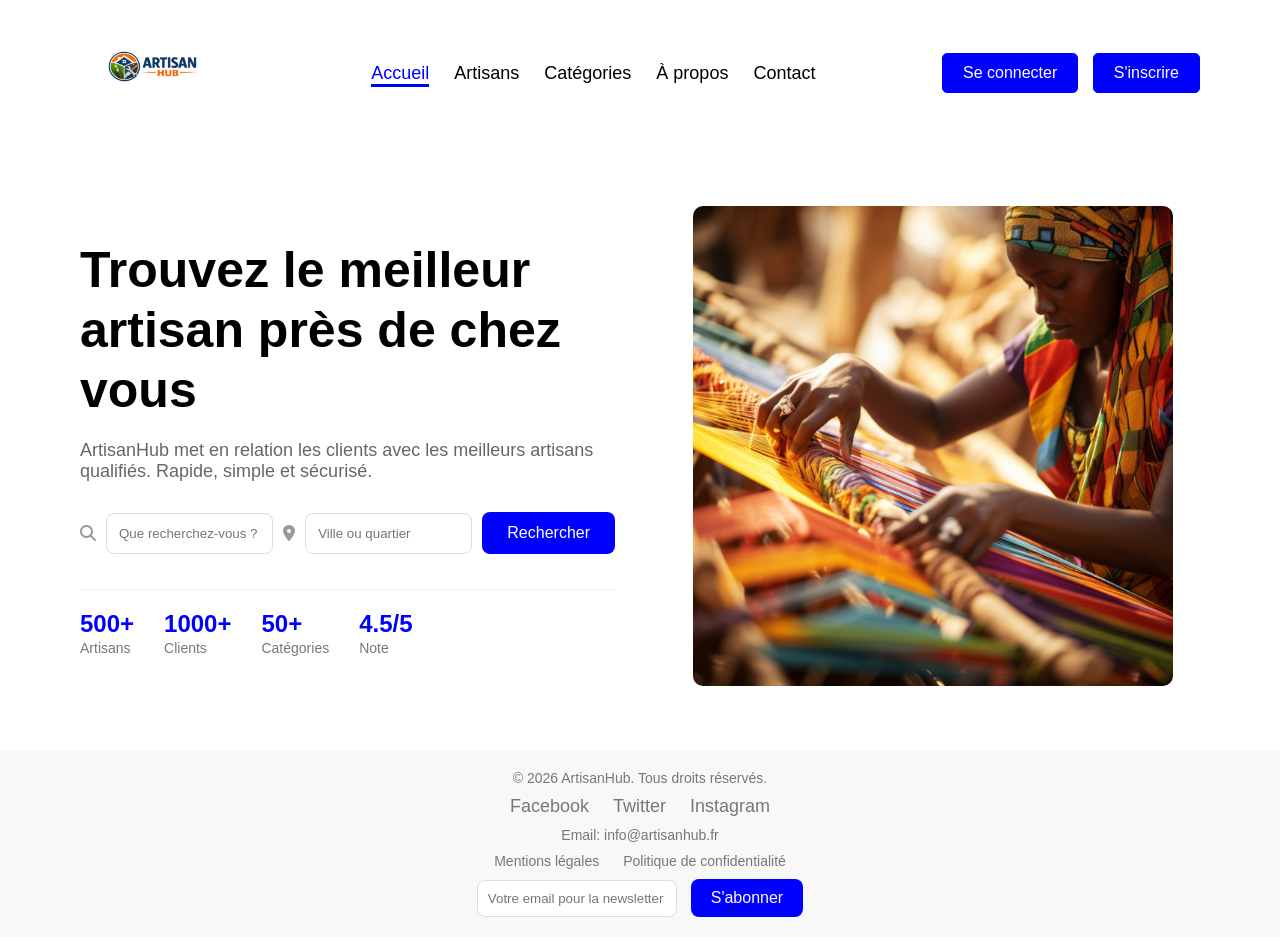
<file: index.html>
<!DOCTYPE html>
<html lang="fr">
<head>
    <meta charset="UTF-8">
    <meta name="viewport" content="width=device-width, initial-scale=1.0">
    <!-- Font Awesome CDN correct (l'ancien lien vers cloudflare.com ne chargeait rien) -->
    <link rel="stylesheet" href="https://cdnjs.cloudflare.com/ajax/libs/font-awesome/6.5.0/css/all.min.css">
    <link rel="stylesheet" href="style.css">
    <title>Artisan-hub</title>
    <link rel="icon" href="logo1.ico" type="image/x-icon">
</head>
<body>

    <header>
        <div class="logo">
            <img src="logo.ico" alt="ArtisanHub Logo">
        </div>
        <nav id="nav-bar">
            <ul>
                <li><a href="#" class="active">Accueil</a></li>
                <li><a href="#">Artisans</a></li>
                <li><a href="#">Catégories</a></li>
                <li><a href="#">À propos</a></li>
                <li><a href="#">Contact</a></li>
            </ul>
        </nav>
        <div class="btn-login">
            <button type="button" class="login"><a href="Connexion.html">Se connecter</a></button>
            <button type="button" class="register"><a href="Inscription.html">S'inscrire</a></button>
        </div>
    </header>

    <section class="home">
        <div class="content">
            <h1>Trouvez le meilleur <br>artisan près de chez vous</h1>
            <p class="description">
                ArtisanHub met en relation les clients avec les meilleurs artisans
                qualifiés. Rapide, simple et sécurisé.
            </p>

            <div class="search-bar">
                <!-- fa-thin remplacé par fa-solid (fa-thin est payant) -->
                <i class="fa-solid fa-magnifying-glass"></i>
                <input type="text" placeholder="Que recherchez-vous ?">
                <i class="fa-solid fa-location-dot"></i>
                <input type="text" placeholder="Ville ou quartier">
                <button type="button" class="search">Rechercher</button>
            </div>

            <div class="statistics">
                <div class="stat">
                    <h2>500+</h2>
                    <p>Artisans</p>
                </div>
                <div class="stat">
                    <h2>1000+</h2>
                    <p>Clients</p>
                </div>
                <div class="stat">
                    <h2>50+</h2>
                    <p>Catégories</p>
                </div>
                <div class="stat">
                    <h2>4.5/5</h2>
                    <p>Note</p>
                </div>
            </div>
        </div>

        <div class="image">
            <img src="Artisan.png" alt="Artisan">
        </div>
    </section>

    <footer>
        <p>&copy; 2026 ArtisanHub. Tous droits réservés.</p>
        <div class="social-media">
            <a href="#">Facebook</a>
            <a href="#">Twitter</a>
            <a href="#">Instagram</a>
        </div>
        <div class="contact-info">
            <p>Email: info@artisanhub.fr</p>
        </div>
        <div class="legal">
            <a href="#">Mentions légales</a>
            <a href="#">Politique de confidentialité</a>
        </div>
        <div class="newsletter">
            <input type="email" placeholder="Votre email pour la newsletter">
            <button type="button" class="subscription">S'abonner</button>
        </div>
    </footer>

</body>
</html>
</file>
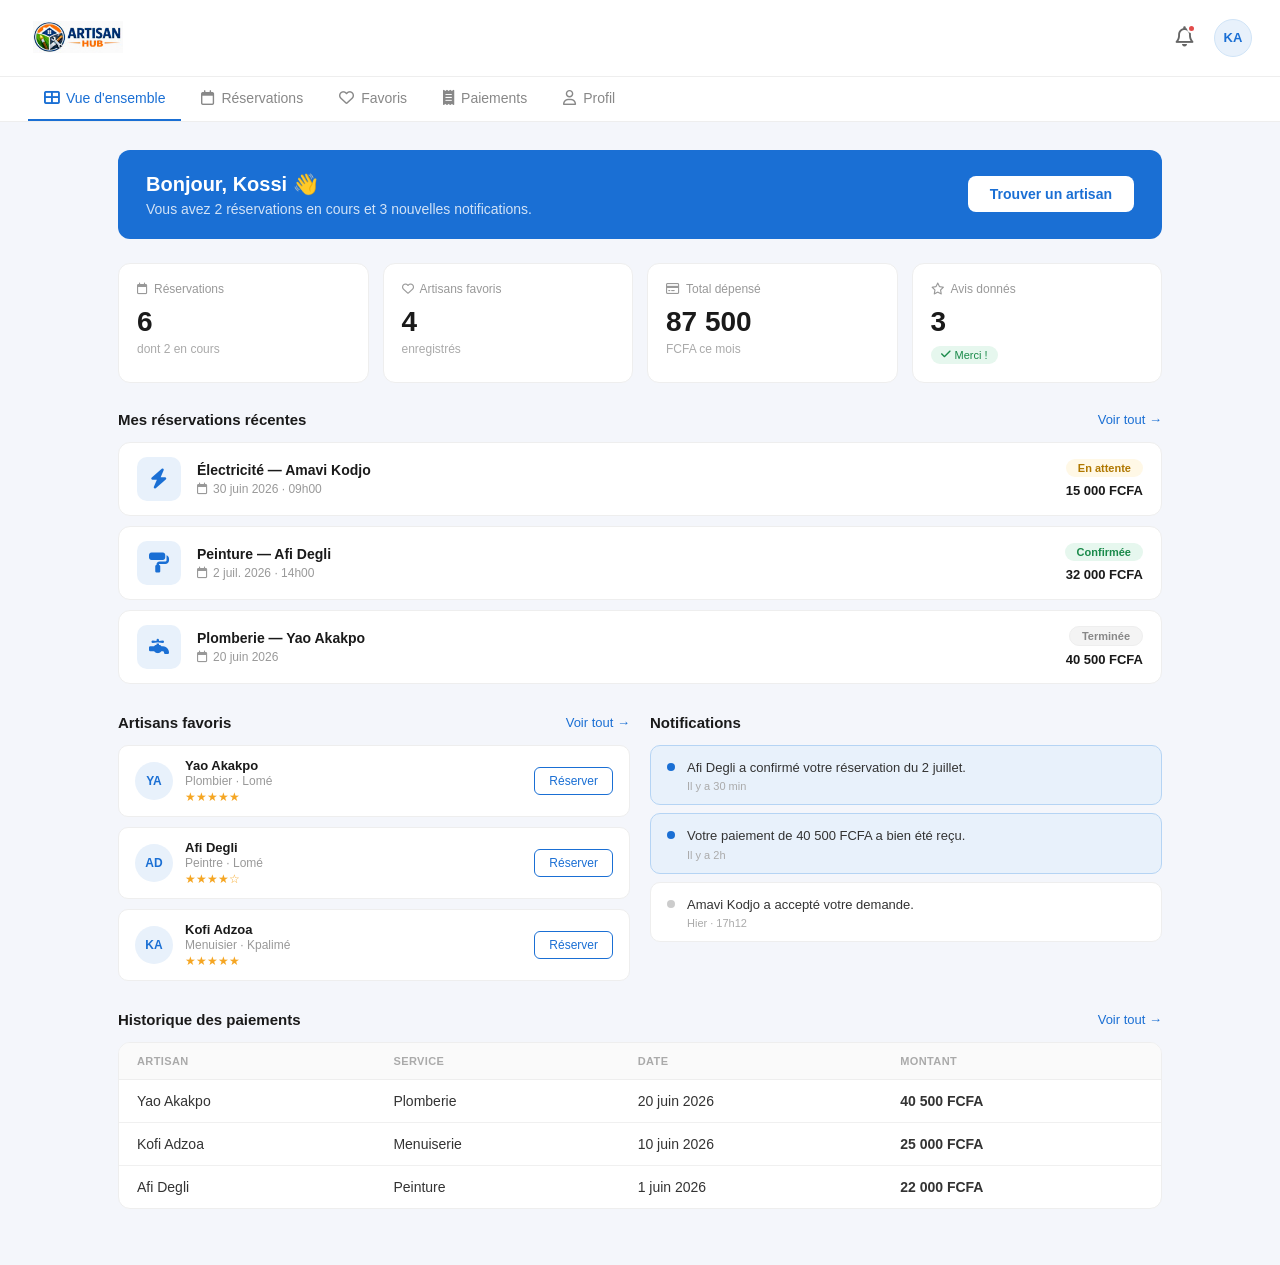
<file: dashboard.html>
<!DOCTYPE html>
<html lang="fr">
<head>
    <meta charset="UTF-8">
    <meta name="viewport" content="width=device-width, initial-scale=1.0">
    <title>Dashboard_Client — ArtisanHub</title>
    <link rel="icon" href="logo1.ico" type="image/x-icon">
    <link rel="stylesheet" href="https://cdnjs.cloudflare.com/ajax/libs/font-awesome/6.5.0/css/all.min.css">
    <link rel="stylesheet" href="dashboard.css">
</head>
<body>

    <!-- ── HEADER ── -->
    <header class="dash-header">
        <div class="dash-logo">
            <img src="logo.jpeg" alt="logo artisan_hub">
        </div>
        <div class="dash-header-right">
            <button class="notif-btn" aria-label="Notifications">
                <i class="fa-regular fa-bell"></i>
                <span class="notif-badge"></span>
            </button>
            <div class="avatar" title="Kossi ADJOGUENU">KA</div>
        </div>
    </header>

    <!-- ── ONGLETS ── -->
    <nav class="dash-tabs">
        <button class="dash-tab active">
            <i class="fa-solid fa-table-cells-large"></i> Vue d'ensemble
        </button>
        <button class="dash-tab">
            <i class="fa-regular fa-calendar"></i> Réservations
        </button>
        <button class="dash-tab">
            <i class="fa-regular fa-heart"></i> Favoris
        </button>
        <button class="dash-tab">
            <i class="fa-solid fa-receipt"></i> Paiements
        </button>
        <button class="dash-tab">
            <i class="fa-regular fa-user"></i> Profil
        </button>
    </nav>

    <!-- ── CONTENU PRINCIPAL ── -->
    <main class="dash-body">

        <!-- Bandeau de bienvenue -->
        <div class="welcome">
            <div class="welcome-text">
                <h2>Bonjour, Kossi 👋</h2>
                <p>Vous avez 2 réservations en cours et 3 nouvelles notifications.</p>
            </div>
            <button class="welcome-btn">Trouver un artisan</button>
        </div>

        <!-- Cartes statistiques -->
        <div class="stat-grid">
            <div class="stat-card">
                <div class="label">
                    <i class="fa-regular fa-calendar"></i> Réservations
                </div>
                <div class="value">6</div>
                <div class="sub">dont 2 en cours</div>
            </div>
            <div class="stat-card">
                <div class="label">
                    <i class="fa-regular fa-heart"></i> Artisans favoris
                </div>
                <div class="value">4</div>
                <div class="sub">enregistrés</div>
            </div>
            <div class="stat-card">
                <div class="label">
                    <i class="fa-regular fa-credit-card"></i> Total dépensé
                </div>
                <div class="value">87 500</div>
                <div class="sub">FCFA ce mois</div>
            </div>
            <div class="stat-card">
                <div class="label">
                    <i class="fa-regular fa-star"></i> Avis donnés
                </div>
                <div class="value">3</div>
                <span class="badge-ok">
                    <i class="fa-solid fa-check"></i> Merci !
                </span>
            </div>
        </div>

        <!-- Réservations récentes -->
        <div class="section-title">
            Mes réservations récentes
            <a href="#">Voir tout →</a>
        </div>
        <div class="resa-list">
            <div class="resa-card">
                <div class="resa-icon">
                    <i class="fa-solid fa-bolt"></i>
                </div>
                <div class="resa-info">
                    <div class="name">Électricité — Amavi Kodjo</div>
                    <div class="meta">
                        <i class="fa-regular fa-calendar"></i> 30 juin 2026 · 09h00
                    </div>
                </div>
                <div class="resa-right">
                    <span class="pill pill-pending">En attente</span>
                    <span class="resa-price">15 000 FCFA</span>
                </div>
            </div>

            <div class="resa-card">
                <div class="resa-icon">
                    <i class="fa-solid fa-paint-roller"></i>
                </div>
                <div class="resa-info">
                    <div class="name">Peinture — Afi Degli</div>
                    <div class="meta">
                        <i class="fa-regular fa-calendar"></i> 2 juil. 2026 · 14h00
                    </div>
                </div>
                <div class="resa-right">
                    <span class="pill pill-ok">Confirmée</span>
                    <span class="resa-price">32 000 FCFA</span>
                </div>
            </div>

            <div class="resa-card">
                <div class="resa-icon">
                    <i class="fa-solid fa-faucet"></i>
                </div>
                <div class="resa-info">
                    <div class="name">Plomberie — Yao Akakpo</div>
                    <div class="meta">
                        <i class="fa-regular fa-calendar"></i> 20 juin 2026
                    </div>
                </div>
                <div class="resa-right">
                    <span class="pill pill-done">Terminée</span>
                    <span class="resa-price">40 500 FCFA</span>
                </div>
            </div>
        </div>

        <!-- Deux colonnes : Favoris + Notifications -->
        <div class="two-col">

            <!-- Artisans favoris -->
            <div>
                <div class="section-title">
                    Artisans favoris
                    <a href="#">Voir tout →</a>
                </div>
                <div class="fav-list">
                    <div class="fav-card">
                        <div class="fav-avatar">YA</div>
                        <div class="fav-info">
                            <div class="fname">Yao Akakpo</div>
                            <div class="fmeta">Plombier · Lomé</div>
                            <div class="fav-stars">★★★★★</div>
                        </div>
                        <button class="fav-btn">Réserver</button>
                    </div>
                    <div class="fav-card">
                        <div class="fav-avatar">AD</div>
                        <div class="fav-info">
                            <div class="fname">Afi Degli</div>
                            <div class="fmeta">Peintre · Lomé</div>
                            <div class="fav-stars">★★★★☆</div>
                        </div>
                        <button class="fav-btn">Réserver</button>
                    </div>
                    <div class="fav-card">
                        <div class="fav-avatar">KA</div>
                        <div class="fav-info">
                            <div class="fname">Kofi Adzoa</div>
                            <div class="fmeta">Menuisier · Kpalimé</div>
                            <div class="fav-stars">★★★★★</div>
                        </div>
                        <button class="fav-btn">Réserver</button>
                    </div>
                </div>
            </div>

            <!-- Notifications -->
            <div>
                <div class="section-title">Notifications</div>
                <div class="notif-list">
                    <div class="notif-item unread">
                        <div class="notif-dot"></div>
                        <div>
                            <div class="notif-text">Afi Degli a confirmé votre réservation du 2 juillet.</div>
                            <div class="notif-time">Il y a 30 min</div>
                        </div>
                    </div>
                    <div class="notif-item unread">
                        <div class="notif-dot"></div>
                        <div>
                            <div class="notif-text">Votre paiement de 40 500 FCFA a bien été reçu.</div>
                            <div class="notif-time">Il y a 2h</div>
                        </div>
                    </div>
                    <div class="notif-item">
                        <div class="notif-dot read"></div>
                        <div>
                            <div class="notif-text">Amavi Kodjo a accepté votre demande.</div>
                            <div class="notif-time">Hier · 17h12</div>
                        </div>
                    </div>
                </div>
            </div>

        </div>

        <!-- Historique des paiements -->
        <div class="section-title">
            Historique des paiements
            <a href="#">Voir tout →</a>
        </div>
        <div class="hist-wrapper">
            <table class="hist-table">
                <thead>
                    <tr>
                        <th>Artisan</th>
                        <th>Service</th>
                        <th>Date</th>
                        <th>Montant</th>
                    </tr>
                </thead>
                <tbody>
                    <tr>
                        <td>Yao Akakpo</td>
                        <td>Plomberie</td>
                        <td>20 juin 2026</td>
                        <td class="amount-ok">40 500 FCFA</td>
                    </tr>
                    <tr>
                        <td>Kofi Adzoa</td>
                        <td>Menuiserie</td>
                        <td>10 juin 2026</td>
                        <td class="amount-ok">25 000 FCFA</td>
                    </tr>
                    <tr>
                        <td>Afi Degli</td>
                        <td>Peinture</td>
                        <td>1 juin 2026</td>
                        <td class="amount-ok">22 000 FCFA</td>
                    </tr>
                </tbody>
            </table>
        </div>

    </main>

</body>
</html>
</file>
<file: style.css>
* {
    margin: 0;
    padding: 0;
    box-sizing: border-box;
    font-family: sans-serif;
}

body{
    user-select: none;
}

/* Style pour le header */
header {
    display: flex;
    justify-content: space-between;
    align-items: center;
    padding: 20px 80px;
    background-color: #fff;
}

.logo {
    font-size: 24px;
    font-weight: bold;
}

.logo img {
    height: 100px;
}

/* Barre de navigation */
nav ul {
    list-style: none;
    display: flex;
    margin: 0;
    padding: 0;
    flex-wrap: wrap;
}

nav ul li {
    margin-left: 25px;
}

nav ul li a {
    color: black;
    text-decoration: none;
    font-size: 18px;
    position: relative; 
    padding-bottom: 4px; 
    transition: color 0.3s;
}

nav ul li a::after {
    content: "";
    position: absolute;
    left: 0;
    bottom: 0;
    width: 0;
    height: 3px;
    background-color: blue; 
    transition: width 0.3s ease;
}

nav ul li a:hover,
nav ul li a.active {
    color: blue;
}

nav ul li a:hover::after,
nav ul li a.active::after {
    width: 100%; }
/* Boutons */
.btn-login button {
    border-radius: 5px;
    padding: 10px 20px;
    margin-left: 10px;
    cursor: pointer;
    font-size: 16px;
    transition: all 0.3s;
    background-color: blue;
}

.login {
    background-color: #fff;
    color: white;
    border: 1px solid blue;
}

.login a{
    color: white;
    text-decoration: none;
}

.register {
    background-color: blue;
    color: white;
    border: 1px solid blue;
}

.register a{
    color: white;
    text-decoration: none;
}

.btn-login .login:hover {
    background-color: darkblue;
    color: darkblue;
}

.btn-login .register:hover {
    background-color: darkblue;
    border-color: darkblue;
}

/* Section Accueil principal */
.home {
    display: flex;
    justify-content: space-between;
    align-items: center;
    padding: 60px 80px;
    gap: 50px;
}

.home .content {
    flex: 1;
    max-width: 600px;
}

.home .content h1 {
    font-size: 50px;
    line-height: 1.2;
    margin-bottom: 20px;
}

.home .content .description {
    color: #666;
    margin-bottom: 30px;
    font-size: 18px;
}

/* Barre de recherche */
.search-bar {
    display: flex;
    align-items: center;
    gap: 10px;
    flex-wrap: wrap;
    margin-bottom: 35px;
}

.search-bar i {
    color: #999;
}

.search:hover{
    background-color: darkblue;
}
.search-bar input {
    flex: 1;
    min-width: 150px;
    padding: 12px;
    border: 1px solid #ddd;
    border-radius: 8px;
    outline: none;
}

.search-bar button {
    padding: 12px 25px;
    border: none;
    border-radius: 8px;
    background: blue;
    color: white;
    cursor: pointer;
    font-size: 16px;
}

/* Image à droite */
.image {
    flex: 1;
    text-align: center;
}

.image img {
    width: 100%;
    max-width: 480px;
    height: auto;
    border-radius: 10px; /* corrigé : "Border-radius" avec majuscule était invalide */
}

/* Bloc des statistiques sous la recherche */
.statistics {
    display: flex;
    gap: 30px;
    border-top: 1px solid #eee;
    padding-top: 20px;
}

.stat {
    text-align: left;
}

.stat h2 {
    font-size: 24px;
    color: blue;
    font-weight: bold;
}

.stat p {
    color: #777;
    font-size: 14px;
    margin-top: 2px;
}

/* Footer */
footer {
    background-color: #f8f8f8;
    padding: 20px 80px;
    text-align: center;
    color: #777;
    font-size: 14px;
}

.social-media {
    margin-top: 10px;
}

.social-media a {
    margin: 0 10px;
    color: #777;
    text-decoration: none;
    font-size: 18px;
    transition: color 0.3s;
}

.social-media a:hover {
    color: blue;
}

.contact-info {
    margin-top: 10px;
}

.contact-info p {
    margin: 5px 0;
}

.legal {
    margin-top: 10px;
}

.legal a {
    color: #777;
    text-decoration: none;
    margin: 0 10px;
    transition: color 0.3s;
}

.legal a:hover {
    color: blue;
}

.newsletter {
    margin-top: 10px;
}

.newsletter input {
    padding: 10px;
    border: 1px solid #ddd;
    border-radius: 8px;
    outline: none;
    width: 200px;
}

.newsletter button {
    padding: 10px 20px;
    border: none;
    border-radius: 8px;
    background: blue;
    color: white;
    cursor: pointer;
    font-size: 16px;
    margin-left: 10px;
}

.subscription:hover{
background-color: darkblue;
}



/* Tablette */
@media (max-width: 900px) {
    header {
        padding: 16px 30px;
    }

    .logo img {
        height: 70px;
    }

    nav ul li a {
        font-size: 15px;
    }

    .btn-login button {
        padding: 8px 14px;
        font-size: 14px;
    }

    .home {
        padding: 40px 30px;
        gap: 30px;
    }

    .home .content h1 {
        font-size: 36px;
    }

    footer {
        padding: 20px 30px;
    }
}

/* Mobile */
@media (max-width: 650px) {
    header {
        flex-direction: column;
        align-items: flex-start;
        gap: 14px;
        padding: 16px 20px;
    }

    nav ul {
        gap: 14px;
    }

    nav ul li a {
        font-size: 15px;
    }

    /* Désactiver ::after sur mobile */
    nav ul li a::after {
        display: none;
    }

    .btn-login {
        display: flex;
        width: 100%;
    }

    .btn-login button {
        flex: 1;
        margin-left: 0;
        margin-right: 8px;
        font-size: 14px;
    }

    .btn-login button:last-child {
        margin-right: 0;
    }

    /* Home en colonne */
    .home {
        flex-direction: column;
        padding: 30px 20px;
        gap: 30px;
    }

    .home .content {
        max-width: 100%;
    }

    .home .content h1 {
        font-size: 28px;
    }

    .home .content .description {
        font-size: 15px;
    }

    /* Image en premier sur mobile */
    .image {
        order: -1;
    }

    .image img {
        max-width: 100%;
    }

    /* Statistiques en 2x2 */
    .statistics {
        display: grid;
        grid-template-columns: 1fr 1fr;
        gap: 16px;
    }

    footer {
        padding: 20px;
    }

    .social-media a {
        font-size: 15px;
        margin: 0 6px;
    }

    .newsletter input {
        width: 100%;
    }

    .newsletter button {
        width: 100%;
    }
}
</file>
<file: dashboard.css>
* {
    margin: 0;
    padding: 0;
    box-sizing: border-box;
    font-family: sans-serif;
}

body {
    background-color: #f4f6fb;
    user-select: none;
}



.dash-header {
    display: flex;
    align-items: center;
    justify-content: space-between;
    padding: 14px 28px;
    background: #fff;
    border-bottom: 1px solid #eee;
    position: sticky;
    top: 0;
    z-index: 100;
}



.dash-logo img{
    width: 100px;
    height: auto;
    object-fit:contain;
    mix-blend-mode: multiply;
    padding: 5px;
    margin-top: 2px;
}
.dash-header-right {
    display: flex;
    align-items: center;
    gap: 16px;
}

.notif-btn {
    position: relative;
    background: none;
    border: none;
    cursor: pointer;
    color: #666;
    font-size: 20px;
    padding: 4px;
    transition: color 0.2s;
}

.notif-btn:hover {
    color: #1a6fd4;
}

.notif-badge {
    position: absolute;
    top: 2px;
    right: 2px;
    width: 9px;
    height: 9px;
    border-radius: 50%;
    background: #e24b4a;
    border: 2px solid #fff;
}

.avatar {
    width: 38px;
    height: 38px;
    border-radius: 50%;
    background: #e8f1fb;
    display: flex;
    align-items: center;
    justify-content: center;
    font-size: 13px;
    font-weight: bold;
    color: #1a6fd4;
    cursor: pointer;
    border: 1px solid #d0e4f7;
}


.dash-tabs {
    display: flex;
    padding: 0 28px;
    background: #fff;
    border-bottom: 1px solid #eee;
    overflow-x: auto;
    gap: 4px;
}

.dash-tab {
    display: flex;
    align-items: center;
    gap: 7px;
    padding: 13px 16px;
    font-size: 14px;
    color: #888;
    border: none;
    background: none;
    cursor: pointer;
    border-bottom: 2px solid transparent;
    white-space: nowrap;
    transition: color 0.2s;
}

.dash-tab i {
    font-size: 15px;
}

.dash-tab.active {
    color: #1a6fd4;
    border-bottom-color: #1a6fd4;
}

.dash-tab:hover:not(.active) {
    color: #333;
}


.dash-body {
    padding: 28px;
    max-width: 1100px;
    margin: 0 auto;
}


.welcome {
    background: #1a6fd4;
    border-radius: 12px;
    padding: 22px 28px;
    margin-bottom: 24px;
    display: flex;
    align-items: center;
    justify-content: space-between;
    gap: 16px;
    flex-wrap: wrap;
}

.welcome-text h2 {
    font-size: 20px;
    font-weight: 600;
    color: #fff;
    margin-bottom: 5px;
}

.welcome-text p {
    font-size: 14px;
    color: rgba(255, 255, 255, 0.8);
}

.welcome-btn {
    background: #fff;
    color: #1a6fd4;
    border: none;
    padding: 10px 22px;
    border-radius: 8px;
    font-size: 14px;
    font-weight: 600;
    cursor: pointer;
    white-space: nowrap;
    transition: background 0.2s;
}

.welcome-btn:hover {
    background: #e8f1fb;
}


.stat-grid {
    display: grid;
    grid-template-columns: repeat(auto-fit, minmax(180px, 1fr));
    gap: 14px;
    margin-bottom: 28px;
}

.stat-card {
    background: #fff;
    border: 1px solid #eee;
    border-radius: 12px;
    padding: 18px;
}

.stat-card .label {
    font-size: 12px;
    color: #999;
    margin-bottom: 10px;
    display: flex;
    align-items: center;
    gap: 6px;
}

.stat-card .value {
    font-size: 28px;
    font-weight: bold;
    color: #1a1a1a;
}

.stat-card .sub {
    font-size: 12px;
    color: #aaa;
    margin-top: 4px;
}

.badge-ok {
    display: inline-flex;
    align-items: center;
    gap: 4px;
    font-size: 11px;
    padding: 3px 10px;
    border-radius: 20px;
    margin-top: 8px;
    background: #e6f7ee;
    color: #1a8a4a;
    font-weight: 500;
}


.section-title {
    font-size: 15px;
    font-weight: 600;
    color: #1a1a1a;
    margin-bottom: 14px;
    display: flex;
    align-items: center;
    justify-content: space-between;
}

.section-title a {
    font-size: 13px;
    font-weight: 400;
    color: #1a6fd4;
    text-decoration: none;
}

.section-title a:hover {
    text-decoration: underline;
}


.resa-list {
    display: flex;
    flex-direction: column;
    gap: 10px;
    margin-bottom: 30px;
}

.resa-card {
    background: #fff;
    border: 1px solid #eee;
    border-radius: 12px;
    padding: 14px 18px;
    display: flex;
    align-items: center;
    gap: 16px;
    transition: box-shadow 0.2s;
}

.resa-card:hover {
    box-shadow: 0 2px 12px rgba(0, 0, 0, 0.07);
}

.resa-icon {
    width: 44px;
    height: 44px;
    border-radius: 10px;
    background: #e8f1fb;
    display: flex;
    align-items: center;
    justify-content: center;
    font-size: 20px;
    color: #1a6fd4;
    flex-shrink: 0;
}

.resa-info {
    flex: 1;
    min-width: 0;
}

.resa-info .name {
    font-size: 14px;
    font-weight: 600;
    color: #1a1a1a;
    margin-bottom: 4px;
}

.resa-info .meta {
    font-size: 12px;
    color: #999;
    display: flex;
    align-items: center;
    gap: 5px;
}

.resa-right {
    display: flex;
    flex-direction: column;
    align-items: flex-end;
    gap: 6px;
    flex-shrink: 0;
}

.pill {
    font-size: 11px;
    padding: 3px 12px;
    border-radius: 20px;
    font-weight: 600;
}

.pill-pending {
    background: #fff8e6;
    color: #b07800;
}

.pill-ok {
    background: #e6f7ee;
    color: #1a8a4a;
}

.pill-done {
    background: #f4f4f4;
    color: #888;
    border: 1px solid #eee;
}

.resa-price {
    font-size: 13px;
    font-weight: 600;
    color: #1a1a1a;
}


.two-col {
    display: grid;
    grid-template-columns: 1fr 1fr;
    gap: 20px;
    margin-bottom: 30px;
}


.fav-list {
    display: flex;
    flex-direction: column;
    gap: 10px;
}

.fav-card {
    display: flex;
    align-items: center;
    gap: 12px;
    padding: 12px 16px;
    background: #fff;
    border: 1px solid #eee;
    border-radius: 10px;
    transition: box-shadow 0.2s;
}

.fav-card:hover {
    box-shadow: 0 2px 10px rgba(0, 0, 0, 0.07);
}

.fav-avatar {
    width: 38px;
    height: 38px;
    border-radius: 50%;
    background: #e8f1fb;
    display: flex;
    align-items: center;
    justify-content: center;
    font-size: 12px;
    font-weight: bold;
    color: #1a6fd4;
    flex-shrink: 0;
}

.fav-info {
    flex: 1;
    min-width: 0;
}

.fav-info .fname {
    font-size: 13px;
    font-weight: 600;
    color: #1a1a1a;
}

.fav-info .fmeta {
    font-size: 12px;
    color: #999;
    margin-top: 1px;
}

.fav-stars {
    font-size: 12px;
    color: #f5a623;
    margin-top: 2px;
}

.fav-btn {
    font-size: 12px;
    padding: 6px 14px;
    border-radius: 6px;
    border: 1px solid #1a6fd4;
    color: #1a6fd4;
    background: none;
    cursor: pointer;
    white-space: nowrap;
    transition: all 0.2s;
    flex-shrink: 0;
}

.fav-btn:hover {
    background: #1a6fd4;
    color: #fff;
}


.notif-list {
    display: flex;
    flex-direction: column;
    gap: 8px;
}

.notif-item {
    display: flex;
    align-items: flex-start;
    gap: 12px;
    padding: 12px 16px;
    border-radius: 10px;
    border: 1px solid #eee;
    background: #fff;
}

.notif-item.unread {
    background: #e8f1fb;
    border-color: #b5d4f4;
}

.notif-dot {
    width: 8px;
    height: 8px;
    border-radius: 50%;
    background: #1a6fd4;
    margin-top: 5px;
    flex-shrink: 0;
}

.notif-dot.read {
    background: #ccc;
}

.notif-text {
    font-size: 13px;
    color: #333;
    line-height: 1.5;
}

.notif-time {
    font-size: 11px;
    color: #aaa;
    margin-top: 3px;
}


.hist-wrapper {
    background: #fff;
    border: 1px solid #eee;
    border-radius: 12px;
    overflow: hidden;
    margin-bottom: 28px;
}

.hist-table {
    width: 100%;
    border-collapse: collapse;
    font-size: 14px;
}

.hist-table th {
    text-align: left;
    font-size: 11px;
    font-weight: 600;
    color: #aaa;
    padding: 12px 18px;
    background: #fafafa;
    border-bottom: 1px solid #eee;
    text-transform: uppercase;
    letter-spacing: 0.4px;
}

.hist-table td {
    padding: 13px 18px;
    border-bottom: 1px solid #f0f0f0;
    color: #333;
}

.hist-table tr:last-child td {
    border-bottom: none;
}

.hist-table tr:hover td {
    background: #fafbff;
}

.amount-ok {
    color: #1a8a4a;
    font-weight: 600;
}


@media (max-width: 900px) {
    .dash-body {
        padding: 20px;
    }

    .two-col {
        grid-template-columns: 1fr;
    }
}

@media (max-width: 600px) {
    .dash-header {
        padding: 12px 16px;
    }

    .dash-tabs {
        padding: 0 16px;
    }

    .dash-tab {
        padding: 11px 12px;
        font-size: 13px;
    }

    .dash-body {
        padding: 16px;
    }

    .welcome {
        flex-direction: column;
        align-items: flex-start;
        padding: 18px 20px;
    }

    .welcome-btn {
        width: 100%;
        text-align: center;
    }

    .stat-grid {
        grid-template-columns: 1fr 1fr;
    }

    .resa-card {
        flex-wrap: wrap;
        gap: 10px;
    }

    .resa-right {
        flex-direction: row;
        align-items: center;
        width: 100%;
        justify-content: space-between;
    }

    .hist-table th,
    .hist-table td {
        padding: 10px 12px;
        font-size: 12px;
    }
}
</file>
